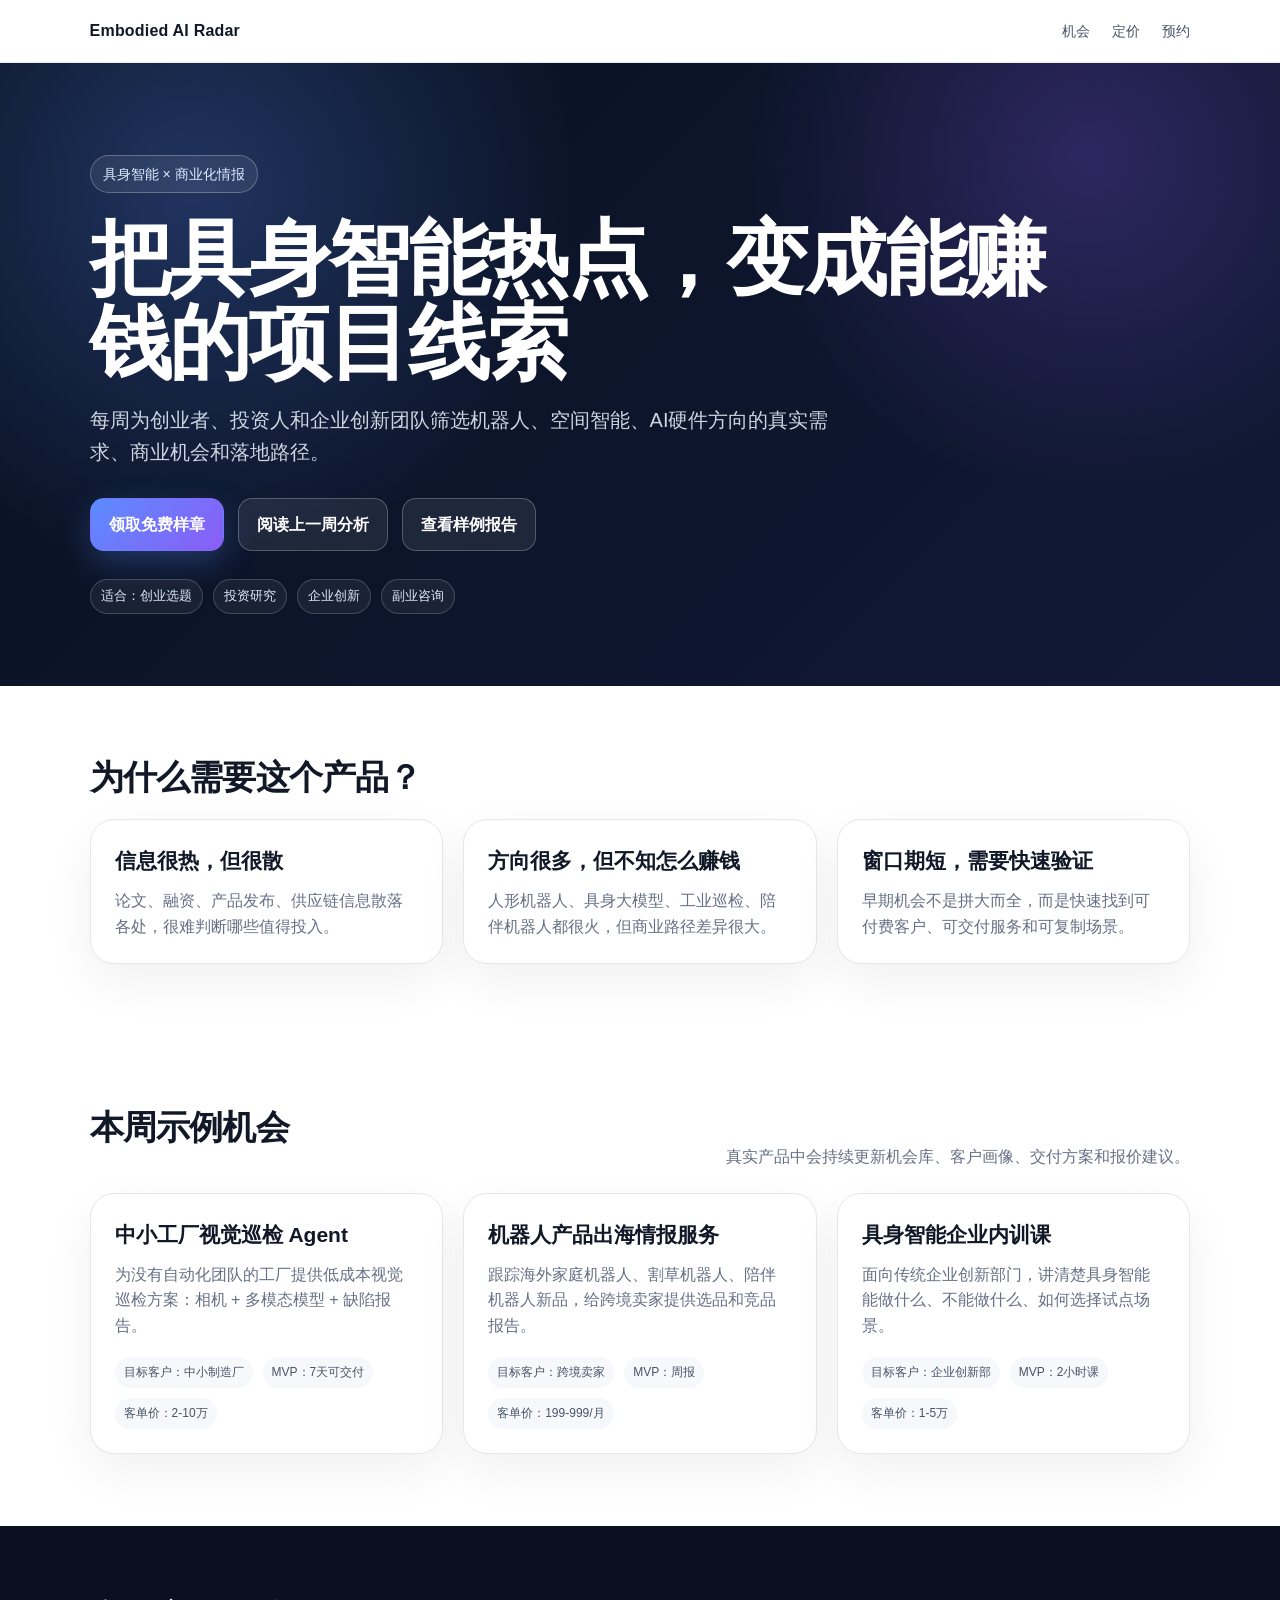
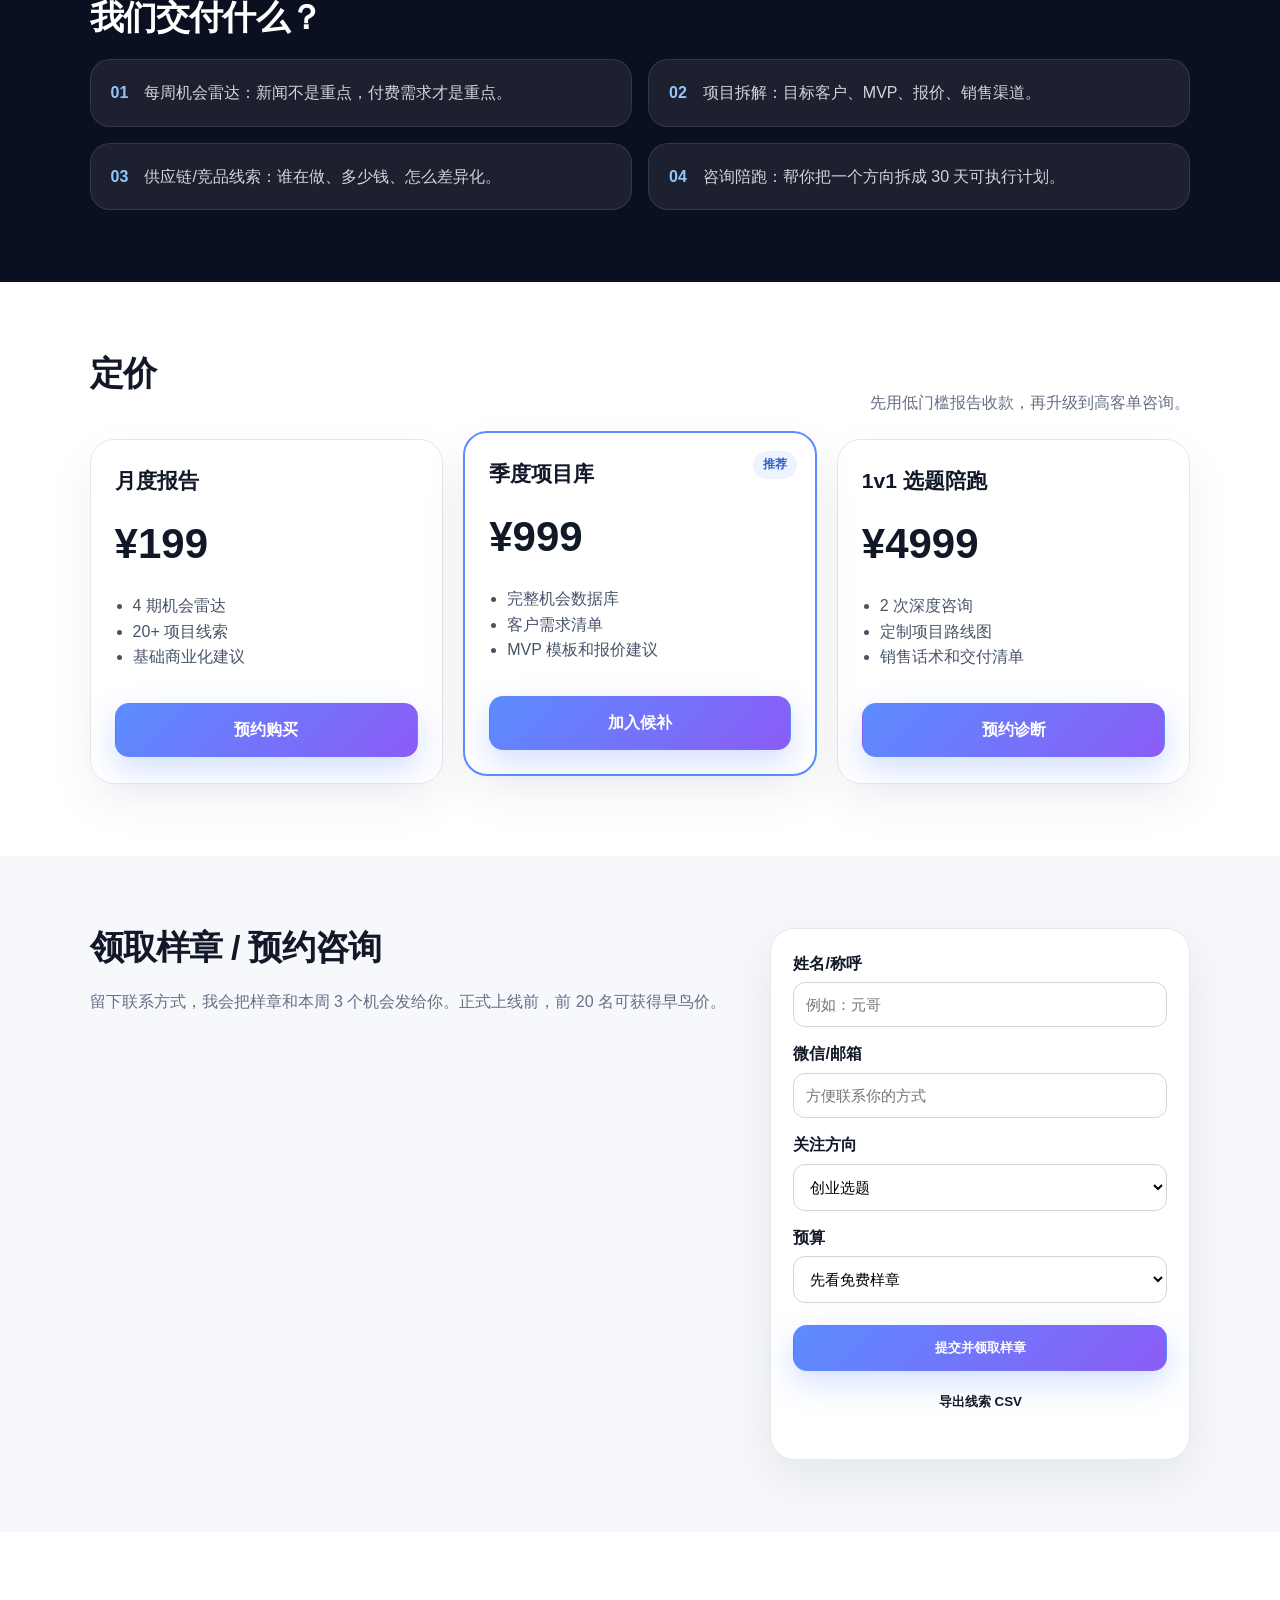
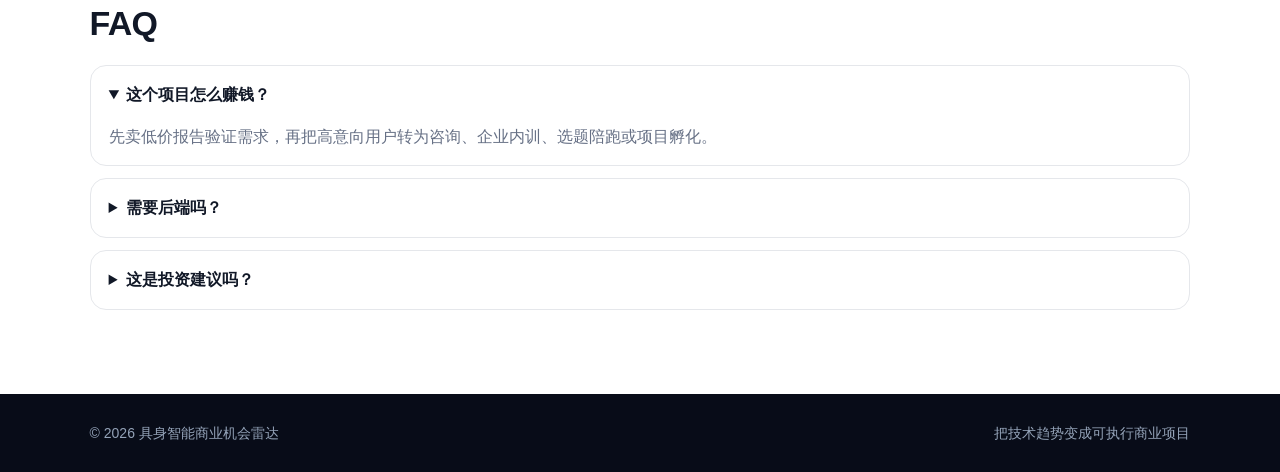
<file: index.html>
<!doctype html>
<html lang="zh-CN">
<head>
  <meta charset="utf-8" />
  <meta name="viewport" content="width=device-width, initial-scale=1" />
  <title>具身智能商业机会雷达｜把热点变成可执行项目</title>
  <meta name="description" content="每周筛选具身智能、机器人、空间智能、AI硬件方向的可商业化机会，提供报告、项目库和咨询服务。" />
  <link rel="stylesheet" href="./style.css" />
</head>
<body>
  <header class="nav">
    <div class="brand">Embodied AI Radar</div>
    <nav>
      <a href="#opportunities">机会</a>
      <a href="#pricing">定价</a>
      <a href="#lead">预约</a>
    </nav>
  </header>

  <main>
    <section class="hero">
      <div class="badge">具身智能 × 商业化情报</div>
      <h1>把具身智能热点，变成能赚钱的项目线索</h1>
      <p class="subtitle">每周为创业者、投资人和企业创新团队筛选机器人、空间智能、AI硬件方向的真实需求、商业机会和落地路径。</p>
      <div class="cta-row">
        <a class="btn primary" href="#lead">领取免费样章</a>
        <a class="btn ghost" href="./weekly-2026-06-20.html">阅读上一周分析</a>
        <a class="btn ghost" href="./sample-report.md">查看样例报告</a>
      </div>
      <div class="proof">
        <span>适合：创业选题</span>
        <span>投资研究</span>
        <span>企业创新</span>
        <span>副业咨询</span>
      </div>
    </section>

    <section class="problem">
      <h2>为什么需要这个产品？</h2>
      <div class="grid three">
        <article class="card">
          <h3>信息很热，但很散</h3>
          <p>论文、融资、产品发布、供应链信息散落各处，很难判断哪些值得投入。</p>
        </article>
        <article class="card">
          <h3>方向很多，但不知怎么赚钱</h3>
          <p>人形机器人、具身大模型、工业巡检、陪伴机器人都很火，但商业路径差异很大。</p>
        </article>
        <article class="card">
          <h3>窗口期短，需要快速验证</h3>
          <p>早期机会不是拼大而全，而是快速找到可付费客户、可交付服务和可复制场景。</p>
        </article>
      </div>
    </section>

    <section id="opportunities" class="section">
      <div class="section-head">
        <h2>本周示例机会</h2>
        <p>真实产品中会持续更新机会库、客户画像、交付方案和报价建议。</p>
      </div>
      <div class="grid three" id="opportunityList"></div>
    </section>

    <section class="section dark">
      <h2>我们交付什么？</h2>
      <div class="deliverables">
        <div><strong>01</strong><span>每周机会雷达：新闻不是重点，付费需求才是重点。</span></div>
        <div><strong>02</strong><span>项目拆解：目标客户、MVP、报价、销售渠道。</span></div>
        <div><strong>03</strong><span>供应链/竞品线索：谁在做、多少钱、怎么差异化。</span></div>
        <div><strong>04</strong><span>咨询陪跑：帮你把一个方向拆成 30 天可执行计划。</span></div>
      </div>
    </section>

    <section id="pricing" class="section">
      <div class="section-head">
        <h2>定价</h2>
        <p>先用低门槛报告收款，再升级到高客单咨询。</p>
      </div>
      <div class="grid three pricing">
        <article class="price-card">
          <h3>月度报告</h3>
          <div class="price">¥199</div>
          <ul>
            <li>4 期机会雷达</li>
            <li>20+ 项目线索</li>
            <li>基础商业化建议</li>
          </ul>
          <a href="#lead" class="btn primary full">预约购买</a>
        </article>
        <article class="price-card featured">
          <div class="tag">推荐</div>
          <h3>季度项目库</h3>
          <div class="price">¥999</div>
          <ul>
            <li>完整机会数据库</li>
            <li>客户需求清单</li>
            <li>MVP 模板和报价建议</li>
          </ul>
          <a href="#lead" class="btn primary full">加入候补</a>
        </article>
        <article class="price-card">
          <h3>1v1 选题陪跑</h3>
          <div class="price">¥4999</div>
          <ul>
            <li>2 次深度咨询</li>
            <li>定制项目路线图</li>
            <li>销售话术和交付清单</li>
          </ul>
          <a href="#lead" class="btn primary full">预约诊断</a>
        </article>
      </div>
    </section>

    <section id="lead" class="section lead">
      <div>
        <h2>领取样章 / 预约咨询</h2>
        <p>留下联系方式，我会把样章和本周 3 个机会发给你。正式上线前，前 20 名可获得早鸟价。</p>
      </div>
      <form id="leadForm" class="form">
        <label>姓名/称呼<input name="name" required placeholder="例如：元哥" /></label>
        <label>微信/邮箱<input name="contact" required placeholder="方便联系你的方式" /></label>
        <label>关注方向
          <select name="interest">
            <option>创业选题</option>
            <option>投资研究</option>
            <option>企业创新</option>
            <option>咨询/副业</option>
          </select>
        </label>
        <label>预算
          <select name="budget">
            <option>先看免费样章</option>
            <option>¥199 月度报告</option>
            <option>¥999 季度项目库</option>
            <option>¥4999 1v1 咨询</option>
          </select>
        </label>
        <button class="btn primary full" type="submit">提交并领取样章</button>
        <button class="btn ghost full" type="button" id="exportBtn">导出线索 CSV</button>
        <p id="formMsg" class="form-msg"></p>
      </form>
    </section>

    <section class="section faq">
      <h2>FAQ</h2>
      <details open><summary>这个项目怎么赚钱？</summary><p>先卖低价报告验证需求，再把高意向用户转为咨询、企业内训、选题陪跑或项目孵化。</p></details>
      <details><summary>需要后端吗？</summary><p>MVP 不需要。当前版本会把线索保存在浏览器本地，后续可接飞书多维表格、Airtable、Notion 或微信客服。</p></details>
      <details><summary>这是投资建议吗？</summary><p>不是。它提供商业情报、项目拆解和研究服务，不承诺收益。</p></details>
    </section>
  </main>

  <footer class="footer">
    <span>© 2026 具身智能商业机会雷达</span>
    <span>把技术趋势变成可执行商业项目</span>
  </footer>

  <script src="./app.js"></script>
</body>
</html>
</file>
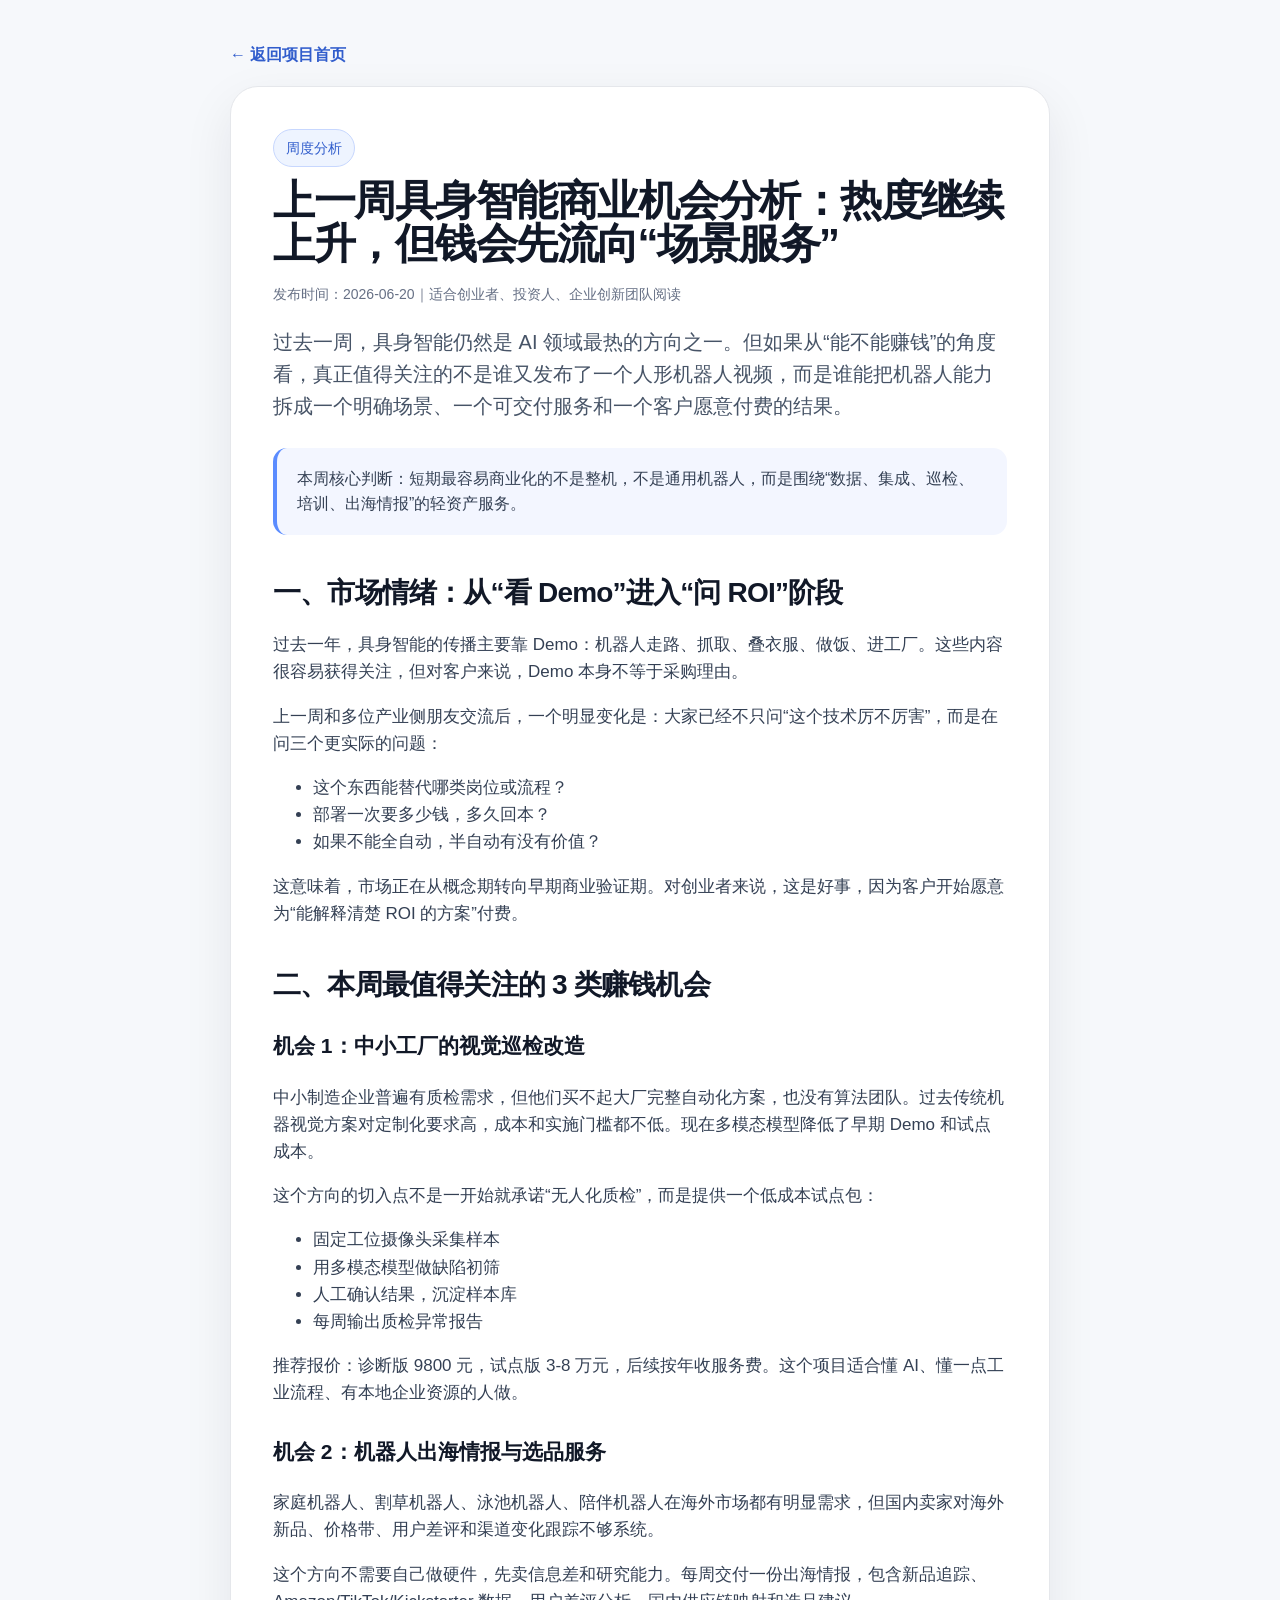
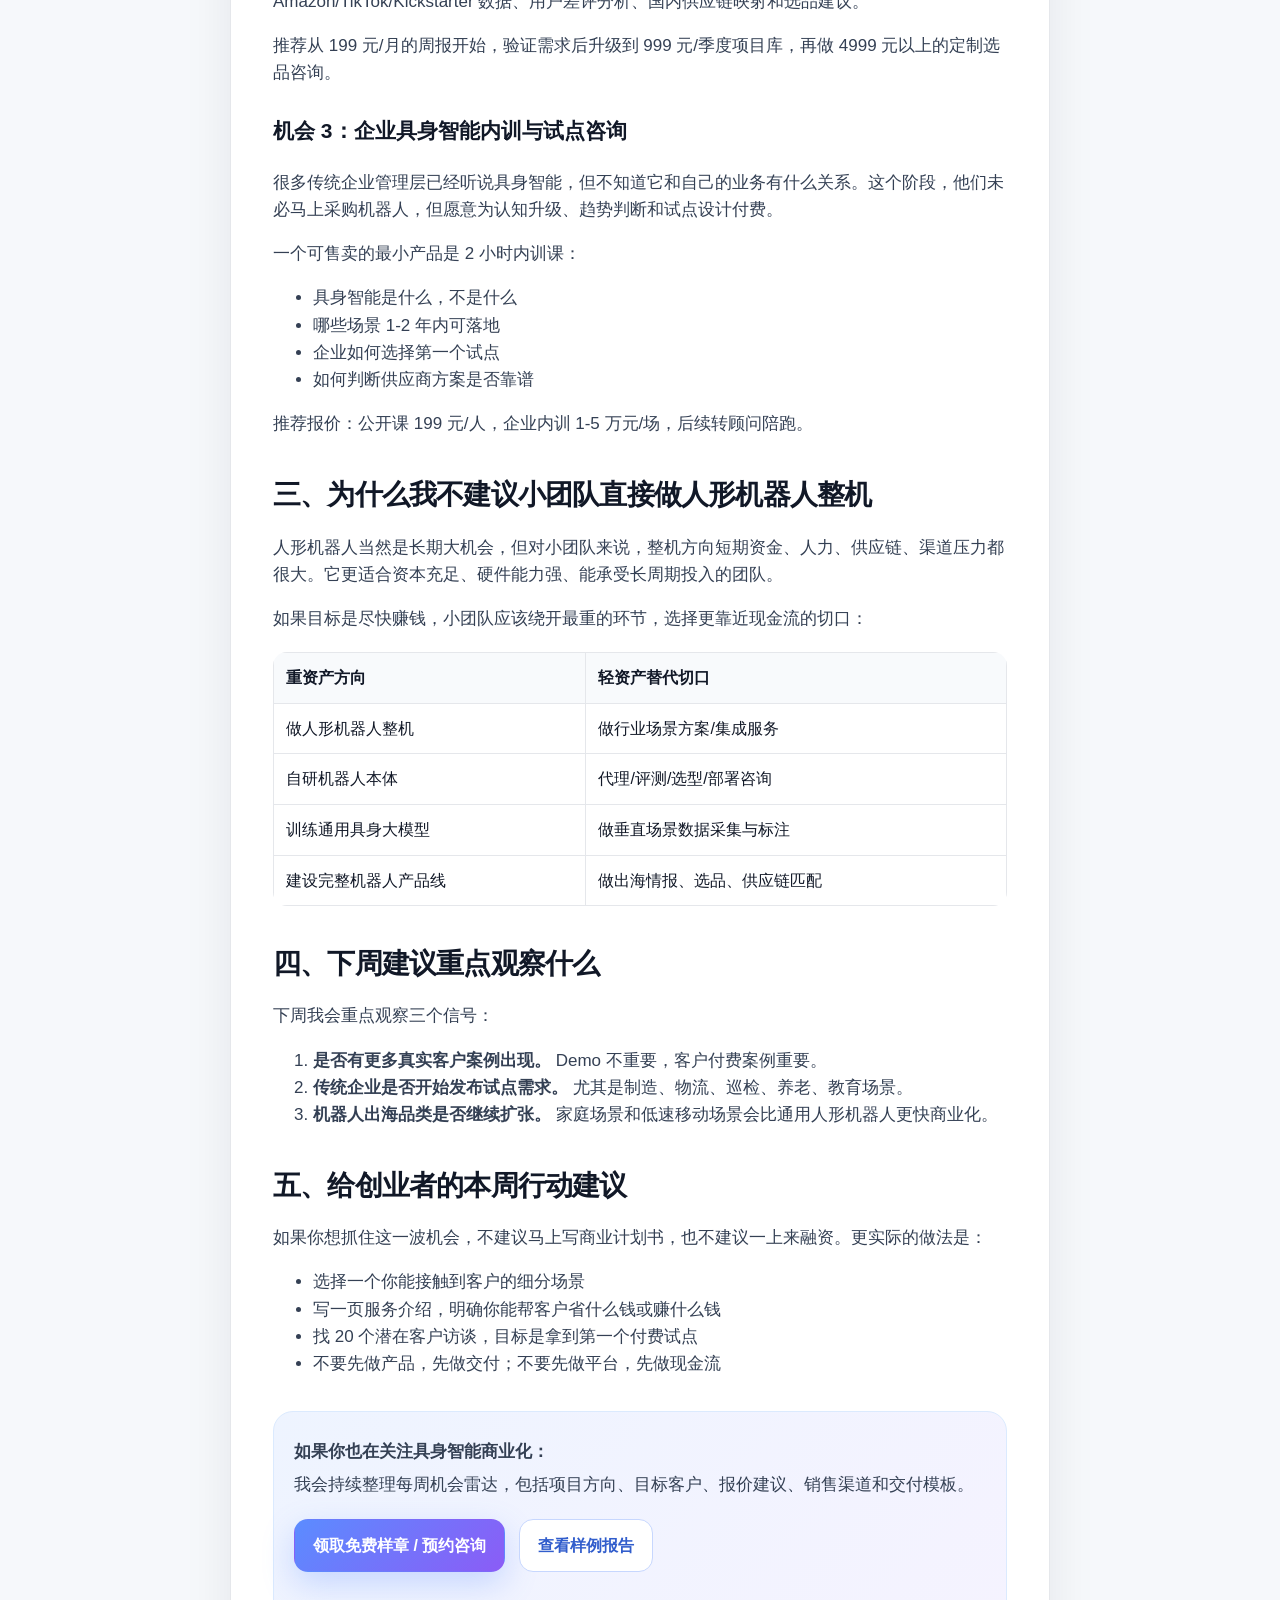
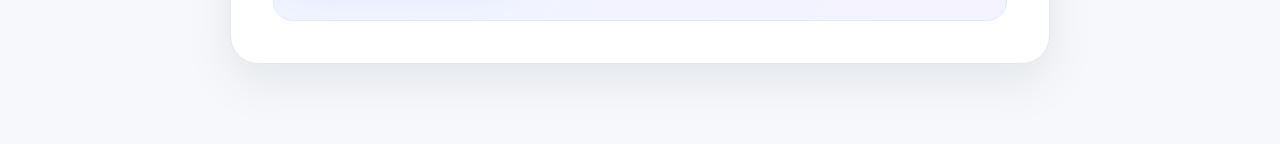
<file: weekly-2026-06-20.html>
<!doctype html>
<html lang="zh-CN">
<head>
  <meta charset="utf-8" />
  <meta name="viewport" content="width=device-width, initial-scale=1" />
  <title>上一周具身智能商业机会分析｜2026-06-20</title>
  <meta name="description" content="上一周具身智能商业机会分析：从人形机器人热度转向真实场景、轻资产服务和可交付项目。" />
  <link rel="stylesheet" href="./style.css" />
  <style>
    body{background:#f6f8fb}.article-wrap{max-width:860px;margin:0 auto;padding:42px 20px 80px}.article{background:white;border:1px solid #e5e7eb;border-radius:28px;padding:42px;box-shadow:0 18px 50px rgba(15,23,42,.08)}.article h1{color:#111827;font-size:42px;letter-spacing:-1.5px;margin:12px 0 18px}.article h2{font-size:28px;margin-top:42px}.article h3{font-size:21px;margin-top:28px}.article p,.article li{color:#344054;font-size:17px}.article .meta{color:#667085;font-size:14px}.article .lead-text{font-size:20px;color:#475467}.article blockquote{margin:26px 0;padding:18px 20px;border-left:4px solid #5b8cff;background:#f3f6ff;border-radius:14px;color:#344054}.article table{width:100%;border-collapse:collapse;margin:20px 0;overflow:hidden;border-radius:14px}.article th,.article td{border:1px solid #e5e7eb;padding:12px;text-align:left}.article th{background:#f8fafc}.back{display:inline-flex;margin-bottom:18px;color:#315dcc;font-weight:800}.share-box{margin-top:34px;padding:20px;border-radius:20px;background:linear-gradient(135deg,#eef4ff,#f5f3ff);border:1px solid #dbeafe}.share-box p{margin:6px 0}.article .cta-row{margin-top:20px}.article .btn.ghost{color:#315dcc;background:white;border-color:#c7d7fe}@media(max-width:720px){.article{padding:26px}.article h1{font-size:32px}.article p,.article li{font-size:16px}}
  </style>
</head>
<body>
  <div class="article-wrap">
    <a class="back" href="./index.html">← 返回项目首页</a>
    <article class="article">
      <div class="badge" style="color:#315dcc;background:#eef4ff;border-color:#c7d7fe">周度分析</div>
      <h1>上一周具身智能商业机会分析：热度继续上升，但钱会先流向“场景服务”</h1>
      <p class="meta">发布时间：2026-06-20｜适合创业者、投资人、企业创新团队阅读</p>
      <p class="lead-text">过去一周，具身智能仍然是 AI 领域最热的方向之一。但如果从“能不能赚钱”的角度看，真正值得关注的不是谁又发布了一个人形机器人视频，而是谁能把机器人能力拆成一个明确场景、一个可交付服务和一个客户愿意付费的结果。</p>

      <blockquote>
        本周核心判断：短期最容易商业化的不是整机，不是通用机器人，而是围绕“数据、集成、巡检、培训、出海情报”的轻资产服务。
      </blockquote>

      <h2>一、市场情绪：从“看 Demo”进入“问 ROI”阶段</h2>
      <p>过去一年，具身智能的传播主要靠 Demo：机器人走路、抓取、叠衣服、做饭、进工厂。这些内容很容易获得关注，但对客户来说，Demo 本身不等于采购理由。</p>
      <p>上一周和多位产业侧朋友交流后，一个明显变化是：大家已经不只问“这个技术厉不厉害”，而是在问三个更实际的问题：</p>
      <ul>
        <li>这个东西能替代哪类岗位或流程？</li>
        <li>部署一次要多少钱，多久回本？</li>
        <li>如果不能全自动，半自动有没有价值？</li>
      </ul>
      <p>这意味着，市场正在从概念期转向早期商业验证期。对创业者来说，这是好事，因为客户开始愿意为“能解释清楚 ROI 的方案”付费。</p>

      <h2>二、本周最值得关注的 3 类赚钱机会</h2>

      <h3>机会 1：中小工厂的视觉巡检改造</h3>
      <p>中小制造企业普遍有质检需求，但他们买不起大厂完整自动化方案，也没有算法团队。过去传统机器视觉方案对定制化要求高，成本和实施门槛都不低。现在多模态模型降低了早期 Demo 和试点成本。</p>
      <p>这个方向的切入点不是一开始就承诺“无人化质检”，而是提供一个低成本试点包：</p>
      <ul>
        <li>固定工位摄像头采集样本</li>
        <li>用多模态模型做缺陷初筛</li>
        <li>人工确认结果，沉淀样本库</li>
        <li>每周输出质检异常报告</li>
      </ul>
      <p>推荐报价：诊断版 9800 元，试点版 3-8 万元，后续按年收服务费。这个项目适合懂 AI、懂一点工业流程、有本地企业资源的人做。</p>

      <h3>机会 2：机器人出海情报与选品服务</h3>
      <p>家庭机器人、割草机器人、泳池机器人、陪伴机器人在海外市场都有明显需求，但国内卖家对海外新品、价格带、用户差评和渠道变化跟踪不够系统。</p>
      <p>这个方向不需要自己做硬件，先卖信息差和研究能力。每周交付一份出海情报，包含新品追踪、Amazon/TikTok/Kickstarter 数据、用户差评分析、国内供应链映射和选品建议。</p>
      <p>推荐从 199 元/月的周报开始，验证需求后升级到 999 元/季度项目库，再做 4999 元以上的定制选品咨询。</p>

      <h3>机会 3：企业具身智能内训与试点咨询</h3>
      <p>很多传统企业管理层已经听说具身智能，但不知道它和自己的业务有什么关系。这个阶段，他们未必马上采购机器人，但愿意为认知升级、趋势判断和试点设计付费。</p>
      <p>一个可售卖的最小产品是 2 小时内训课：</p>
      <ul>
        <li>具身智能是什么，不是什么</li>
        <li>哪些场景 1-2 年内可落地</li>
        <li>企业如何选择第一个试点</li>
        <li>如何判断供应商方案是否靠谱</li>
      </ul>
      <p>推荐报价：公开课 199 元/人，企业内训 1-5 万元/场，后续转顾问陪跑。</p>

      <h2>三、为什么我不建议小团队直接做人形机器人整机</h2>
      <p>人形机器人当然是长期大机会，但对小团队来说，整机方向短期资金、人力、供应链、渠道压力都很大。它更适合资本充足、硬件能力强、能承受长周期投入的团队。</p>
      <p>如果目标是尽快赚钱，小团队应该绕开最重的环节，选择更靠近现金流的切口：</p>
      <table>
        <thead><tr><th>重资产方向</th><th>轻资产替代切口</th></tr></thead>
        <tbody>
          <tr><td>做人形机器人整机</td><td>做行业场景方案/集成服务</td></tr>
          <tr><td>自研机器人本体</td><td>代理/评测/选型/部署咨询</td></tr>
          <tr><td>训练通用具身大模型</td><td>做垂直场景数据采集与标注</td></tr>
          <tr><td>建设完整机器人产品线</td><td>做出海情报、选品、供应链匹配</td></tr>
        </tbody>
      </table>

      <h2>四、下周建议重点观察什么</h2>
      <p>下周我会重点观察三个信号：</p>
      <ol>
        <li><strong>是否有更多真实客户案例出现。</strong> Demo 不重要，客户付费案例重要。</li>
        <li><strong>传统企业是否开始发布试点需求。</strong> 尤其是制造、物流、巡检、养老、教育场景。</li>
        <li><strong>机器人出海品类是否继续扩张。</strong> 家庭场景和低速移动场景会比通用人形机器人更快商业化。</li>
      </ol>

      <h2>五、给创业者的本周行动建议</h2>
      <p>如果你想抓住这一波机会，不建议马上写商业计划书，也不建议一上来融资。更实际的做法是：</p>
      <ul>
        <li>选择一个你能接触到客户的细分场景</li>
        <li>写一页服务介绍，明确你能帮客户省什么钱或赚什么钱</li>
        <li>找 20 个潜在客户访谈，目标是拿到第一个付费试点</li>
        <li>不要先做产品，先做交付；不要先做平台，先做现金流</li>
      </ul>

      <div class="share-box">
        <p><strong>如果你也在关注具身智能商业化：</strong></p>
        <p>我会持续整理每周机会雷达，包括项目方向、目标客户、报价建议、销售渠道和交付模板。</p>
        <div class="cta-row">
          <a class="btn primary" href="./index.html#lead">领取免费样章 / 预约咨询</a>
          <a class="btn ghost" href="./sample-report.md">查看样例报告</a>
        </div>
      </div>
    </article>
  </div>
</body>
</html>
</file>
<file: style.css>
:root{
  --bg:#0b1020;
  --panel:#111936;
  --card:#ffffff;
  --text:#111827;
  --muted:#667085;
  --brand:#5b8cff;
  --brand2:#8b5cf6;
  --line:#e5e7eb;
  --soft:#f6f8fb;
}
*{box-sizing:border-box}
body{margin:0;font-family:-apple-system,BlinkMacSystemFont,"Segoe UI",Roboto,"PingFang SC","Hiragino Sans GB","Microsoft YaHei",sans-serif;color:var(--text);background:#fff;line-height:1.6}
a{color:inherit;text-decoration:none}
.nav{position:sticky;top:0;z-index:10;display:flex;justify-content:space-between;align-items:center;padding:18px 7vw;background:rgba(255,255,255,.86);backdrop-filter:blur(16px);border-bottom:1px solid rgba(229,231,235,.8)}
.brand{font-weight:800;letter-spacing:.2px}
.nav nav{display:flex;gap:22px;color:#475467;font-size:14px}
.hero{padding:92px 7vw 72px;background:radial-gradient(circle at 15% 20%,rgba(91,140,255,.28),transparent 32%),radial-gradient(circle at 85% 15%,rgba(139,92,246,.25),transparent 28%),linear-gradient(135deg,#081120,#111936);color:white}
.badge{display:inline-flex;padding:7px 12px;border:1px solid rgba(255,255,255,.25);border-radius:999px;color:#dbeafe;background:rgba(255,255,255,.08);font-size:14px}
h1{font-size:clamp(42px,7vw,82px);line-height:1.03;margin:24px 0 18px;max-width:980px;letter-spacing:-2.5px}
.subtitle{max-width:760px;font-size:20px;color:#cbd5e1;margin:0 0 30px}
.cta-row{display:flex;gap:14px;flex-wrap:wrap;margin-bottom:28px}.btn{display:inline-flex;align-items:center;justify-content:center;border-radius:14px;padding:13px 18px;font-weight:700;border:1px solid transparent;cursor:pointer;transition:.2s}.btn:hover{transform:translateY(-1px)}.primary{background:linear-gradient(135deg,var(--brand),var(--brand2));color:white;box-shadow:0 12px 32px rgba(91,140,255,.28)}.ghost{background:rgba(255,255,255,.08);color:inherit;border-color:rgba(255,255,255,.24)}.full{width:100%}.proof{display:flex;gap:10px;flex-wrap:wrap}.proof span{font-size:13px;color:#dbeafe;border:1px solid rgba(255,255,255,.18);padding:6px 10px;border-radius:999px;background:rgba(255,255,255,.06)}
.section,.problem{padding:72px 7vw}.section-head{display:flex;justify-content:space-between;gap:30px;align-items:end;margin-bottom:24px}.section-head p{max-width:560px;color:var(--muted);margin:0}h2{font-size:34px;line-height:1.15;margin:0 0 22px;letter-spacing:-.8px}.grid{display:grid;gap:20px}.three{grid-template-columns:repeat(3,minmax(0,1fr))}.card,.price-card{background:white;border:1px solid var(--line);border-radius:24px;padding:24px;box-shadow:0 18px 50px rgba(15,23,42,.06)}.card h3,.price-card h3{margin:0 0 10px;font-size:21px}.card p{color:var(--muted);margin:0}.metric{display:flex;gap:10px;flex-wrap:wrap;margin-top:18px}.metric span{font-size:12px;background:var(--soft);padding:6px 9px;border-radius:999px;color:#475467}.dark{background:var(--bg);color:white}.dark h2{color:white}.deliverables{display:grid;grid-template-columns:repeat(2,minmax(0,1fr));gap:16px}.deliverables div{background:rgba(255,255,255,.07);border:1px solid rgba(255,255,255,.1);border-radius:20px;padding:20px;display:flex;gap:16px}.deliverables strong{color:#93c5fd}.deliverables span{color:#d1d5db}.pricing .featured{border:2px solid var(--brand);position:relative;transform:translateY(-8px)}.tag{position:absolute;right:18px;top:18px;background:#eef4ff;color:#315dcc;font-weight:800;border-radius:999px;padding:4px 10px;font-size:12px}.price{font-size:42px;font-weight:900;margin:12px 0}.price-card ul{padding-left:18px;color:#475467;min-height:94px}.lead{display:grid;grid-template-columns:1fr 420px;gap:34px;background:var(--soft)}.lead p{color:var(--muted)}.form{background:white;border:1px solid var(--line);border-radius:24px;padding:22px;box-shadow:0 18px 50px rgba(15,23,42,.08)}label{display:block;font-weight:700;margin-bottom:14px}input,select{width:100%;margin-top:6px;padding:13px 12px;border:1px solid #d0d5dd;border-radius:12px;font-size:15px;background:white}.form .btn{margin-top:8px}.form-msg{font-size:14px;color:#16a34a;margin:12px 0 0}.faq details{border:1px solid var(--line);border-radius:16px;padding:16px 18px;margin-bottom:12px;background:white}.faq summary{font-weight:800;cursor:pointer}.faq p{color:var(--muted);margin-bottom:0}.footer{display:flex;justify-content:space-between;gap:20px;padding:28px 7vw;background:#080c18;color:#94a3b8;font-size:14px}
@media(max-width:900px){.three,.deliverables,.lead{grid-template-columns:1fr}.section-head{display:block}.pricing .featured{transform:none}.nav nav{display:none}h1{letter-spacing:-1.5px}.footer{flex-direction:column}}
</file>
